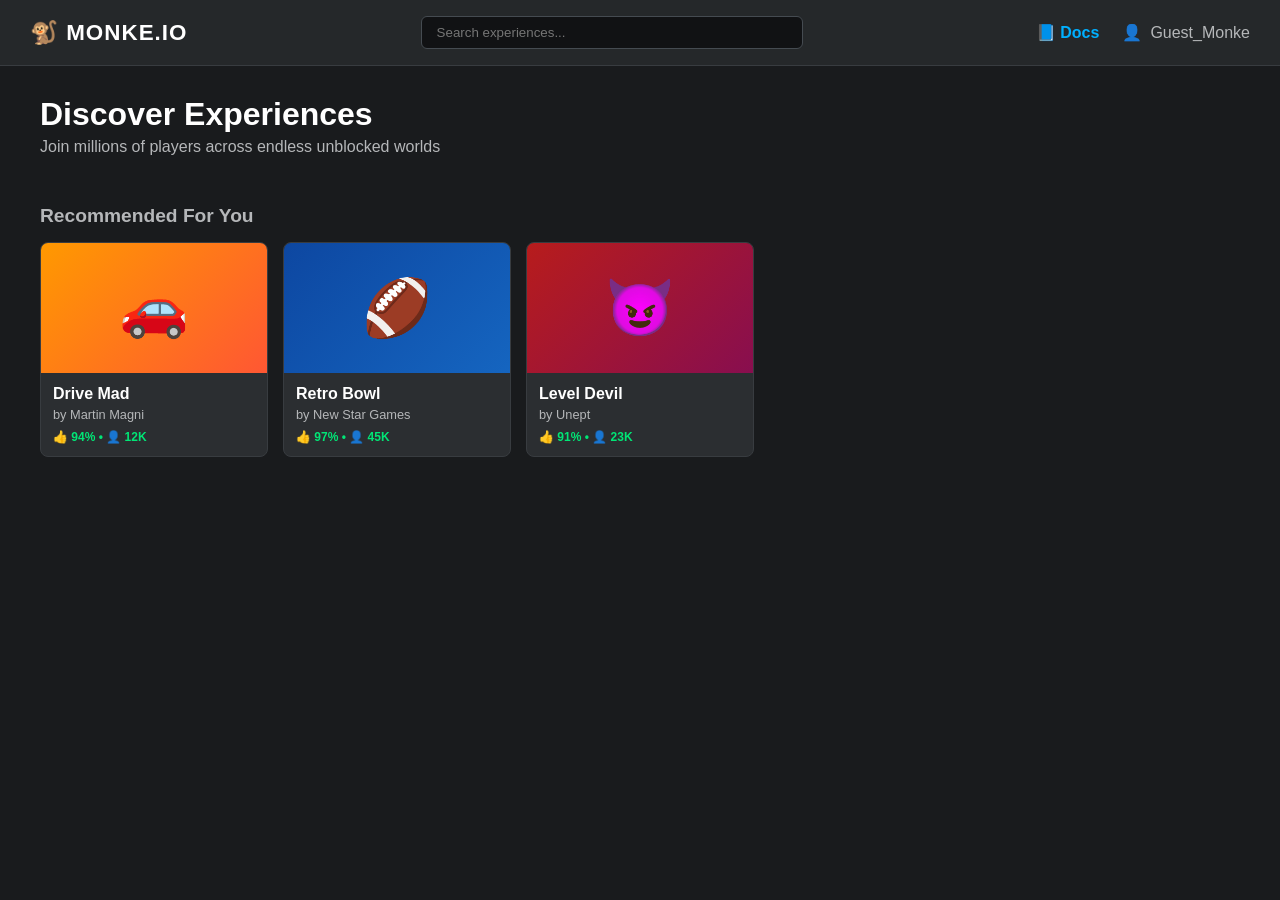
<file: index.html>
<!DOCTYPE html>
<html lang="en">
<head>
    <meta charset="UTF-8">
    <meta name="viewport" content="width=device-width, initial-scale=1.0">
    <title>MONKE PLATFORM - Play & Explore</title>
    <link rel="stylesheet" href="style.css">
</head>
<body>
    <!-- Top Platform Navigation Bar -->
    <nav class="navbar" id="platformNavbar">
        <div class="logo" id="homeLogo" onclick="closeGameFrame()" style="cursor: pointer;">🐒 MONKE.IO</div>
        <div class="search-container">
            <input type="text" id="platformSearch" placeholder="Search experiences...">
        </div>
        <div class="user-status">
            <span id="panicTrigger" onclick="activatePanicButton()" style="color: #00b0ff; cursor: pointer; font-weight: bold; margin-right: 15px;">📘 Docs</span>
            <span class="avatar-icon">👤</span>
            <span class="username">Guest_Monke</span>
        </div>
    </nav>

    <!-- The Live Embedded Game Player Frame -->
    <div id="playerView" style="display: none; padding: 20px 0;">
        <div class="player-header" style="max-width: 1024px; margin: 0 auto 15px auto; width: 95%; display: flex; align-items: center; gap: 20px;">
            <button onclick="closeGameFrame()" class="back-btn">⬅️ Exit Game</button>
            <h2 id="game-title" style="margin: 0; font-size: 1.5rem;">Loading Secure Stream...</h2>
        </div>
        <div id="dynamic-frame-container" style="position: relative; width: 95%; max-width: 1024px; aspect-ratio: 16 / 9; margin: 0 auto; border: 1px solid #383c40; border-radius: 8px; background-color: #000; box-shadow: 0 10px 40px rgba(0,0,0,0.6); overflow: hidden;">
            <!-- Frame builds dynamically on request -->
        </div>
    </div>

    <!-- The Main Dashboard Hub Layout -->
    <div id="hubView">
        <div class="hero-banner">
            <h2>Discover Experiences</h2>
            <p>Join millions of players across endless unblocked worlds</p>
        </div>

        <main class="container">
            <h3 class="section-title">Recommended For You</h3>
            <div class="game-grid" id="arcadeGrid">
                
                <!-- Game Card 1: Drive Mad on stable iframe-friendly CDN mirror -->
                <div class="game-card" onclick="forceUnblockedEmbed('Drive Mad', 'https://unpkg.com')" data-title="drive mad official truck" style="cursor: pointer;">
                    <div class="thumbnail" style="background: linear-gradient(135deg, #ff9900, #ff5733);">
                        <span class="emoji-art">🚗</span>
                    </div>
                    <div class="card-info">
                        <h4>Drive Mad</h4>
                        <p class="creator">by Martin Magni</p>
                        <div class="stats">👍 94% • 👤 12K</div>
                    </div>
                </div>

                <!-- Game Card 2: Retro Bowl on stable iframe-friendly CDN mirror -->
                <div class="game-card" onclick="forceUnblockedEmbed('Retro Bowl', 'https://unpkg.com')" data-title="retro bowl football gridiron" style="cursor: pointer;">
                    <div class="thumbnail" style="background: linear-gradient(135deg, #0d47a1, #1565c0);">
                        <span class="emoji-art">🏈</span>
                    </div>
                    <div class="card-info">
                        <h4>Retro Bowl</h4>
                        <p class="creator">by New Star Games</p>
                        <div class="stats">👍 97% • 👤 45K</div>
                    </div>
                </div>

                <!-- Game Card 3: Level Devil on stable iframe-friendly CDN mirror -->
                <div class="game-card" onclick="forceUnblockedEmbed('Level Devil', 'https://unpkg.com')" data-title="level devil troll platformer raging" style="cursor: pointer;">
                    <div class="thumbnail" style="background: linear-gradient(135deg, #b71c1c, #880e4f);">
                        <span class="emoji-art">😈</span>
                    </div>
                    <div class="card-info">
                        <h4>Level Devil</h4>
                        <p class="creator">by Unept</p>
                        <div class="stats">👍 91% • 👤 23K</div>
                    </div>
                </div>

            </div>
        </main>
    </div>

    <!-- FAKE GOOGLE DOCS PANIC COVER LAYER -->
    <div id="panicScreen" style="display: none; position: fixed; top: 0; left: 0; width: 100vw; height: 100vh; background-color: #f8f9fa; color: #000; font-family: 'Arial', sans-serif; z-index: 9999; padding: 40px; box-sizing: border-box; overflow-y: auto;">
        <div style="max-width: 800px; margin: 0 auto; background: white; padding: 50px; border: 1px solid #dadce0; box-shadow: 0 1px 3px rgba(0,0,0,0.1); border-radius: 4px; min-height: 80vh; text-align: left;">
            <p style="color: #5f6368; font-size: 0.85rem; margin-bottom: 20px;">Saved to Drive • Reading Mode Enabled</p>
            <h1 style="font-size: 2.2rem; font-weight: normal; margin-bottom: 10px; color: #202124;">Unit 4: Historical Essay Assignment Blueprint</h1>
            <div style="width: 100%; height: 1px; background-color: #dadce0; margin: 20px 0;"></div>
            <h3 style="color: #1a73e8; font-weight: normal; margin-top: 25px;">Instructions & Grading Criteria</h3>
            <p style="line-height: 1.6; color: #3c4043;">Please analyze the primary resource notes compiled over the last session. Your synthesis should highlight structural trends and socioeconomic consequences.</p>
        </div>
        <button onclick="deactivatePanicButton()" style="position: fixed; bottom: 10px; right: 10px; background: transparent; border: none; color: #dadce0; cursor: pointer; font-size: 0.75rem;">Exit View</button>
    </div>

    <script>
        const hubView = document.getElementById('hubView');
        const playerView = document.getElementById('playerView');
        const gameTitle = document.getElementById('game-title');
        const container = document.getElementById('dynamic-frame-container');
        const panicScreen = document.getElementById('panicScreen');

        function forceUnblockedEmbed(name, targetUrl) {
            hubView.style.display = 'none';
            playerView.style.display = 'block';
            gameTitle.innerText = "Playing: " + name;
            
            container.innerHTML = `
                <iframe 
                    src="${targetUrl}" 
                    style="width:100%; height:100%; border:none;" 
                    allowfullscreen
                    allow="autoplay; gamepad; keyboard"
                    sandbox="allow-scripts allow-same-origin allow-pointer-lock"
                    scrolling="no">
                </iframe>`;
        }

        function closeGameFrame() {
            container.innerHTML = ''; 
            playerView.style.display = 'none';
            hubView.style.display = 'block';
        }

        function activatePanicButton() {
            closeGameFrame();
            panicScreen.style.display = 'block';
            document.title = "Google Docs - Working Assignment Document";
        }

        function deactivatePanicButton() {
            panicScreen.style.display = 'none';
            document.title = "MONKE PLATFORM - Play & Explore";
        }

        window.addEventListener('keydown', function(e) {
            if (e.key === 'Escape') activatePanicButton();
        });

        const searchBox = document.getElementById('platformSearch');
        searchBox.addEventListener('input', (e) => {
            const query = e.target.value.toLowerCase();
            document.querySelectorAll('.game-card').forEach(card => {
                const title = card.getAttribute('data-title');
                card.style.display = title.includes(query) ? 'block' : 'none';
            });
        });
    </script>
</body>
</html>
</file>
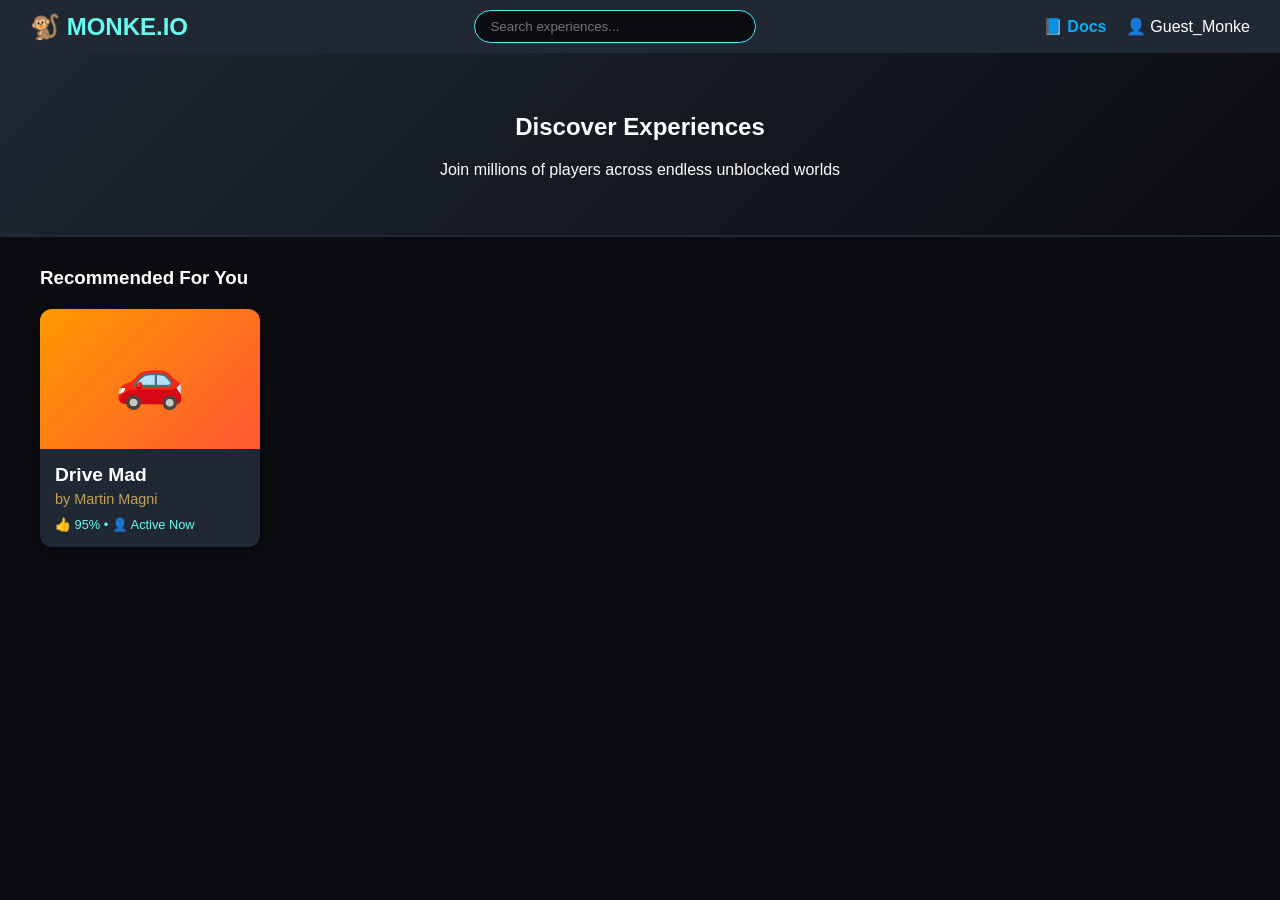
<file: drive-mad/index.html>
<!DOCTYPE html>
<html lang="en">
<head>
    <meta charset="UTF-8">
    <meta name="viewport" content="width=device-width, initial-scale=1.0">
    <title>MONKE PLATFORM - Play & Explore</title>
    <style>
        /* Base Platform Theme Styling */
        body { margin: 0; background-color: #0b0c10; color: #fff; font-family: 'Segoe UI', Arial, sans-serif; overflow-x: hidden; }
        .navbar { display: flex; justify-content: space-between; align-items: center; background-color: #1f2833; padding: 10px 30px; box-shadow: 0 4px 15px rgba(0,0,0,0.4); }
        .logo { font-size: 1.5rem; font-weight: bold; color: #66fcf1; }
        .search-container input { background-color: #0b0c10; border: 1px solid #45f3ff; padding: 8px 15px; border-radius: 20px; color: #fff; width: 250px; outline: none; }
        .hero-banner { background: linear-gradient(135deg, #1f2833, #0b0c10); text-align: center; padding: 40px 20px; border-bottom: 2px solid #1f2833; }
        .container { max-width: 1200px; margin: 30px auto; padding: 0 20px; }
        .game-grid { display: grid; grid-template-columns: repeat(auto-fill, minmax(220px, 1fr)); gap: 25px; margin-top: 20px; }
        .game-card { background-color: #1f2833; border-radius: 12px; overflow: hidden; box-shadow: 0 5px 15px rgba(0,0,0,0.3); transition: transform 0.2s; }
        .game-card:hover { transform: translateY(-5px); }
        .thumbnail { height: 140px; display: flex; justify-content: center; align-items: center; font-size: 3.5rem; }
        .card-info { padding: 15px; }
        .card-info h4 { margin: 0 0 5px 0; font-size: 1.2rem; }
        .card-info p { margin: 0; color: #c5a059; font-size: 0.9rem; }
        .stats { margin-top: 10px; font-size: 0.8rem; color: #66fcf1; }
        
        /* Full-Screen Arcade Panel Engine Layout */
        .player-header { display: flex; align-items: center; justify-content: space-between; max-width: 900px; margin: 20px auto 10px auto; width: 95%; }
        .back-btn { background-color: #ff3333; color: white; border: none; padding: 8px 18px; font-weight: bold; border-radius: 6px; cursor: pointer; }
        .frame-wrapper { position: relative; width: 95%; max-width: 900px; aspect-ratio: 16 / 9; margin: 0 auto; border: 2px solid #45f3ff; border-radius: 10px; background-color: #000; overflow: hidden; display: flex; justify-content: center; align-items: center; }
        canvas { background: #87CEEB; width: 100%; height: 100%; display: block; }
    </style>
</head>
<body>
    <!-- Top Platform Navigation Bar -->
    <nav class="navbar">
        <div class="logo" id="homeLogo" onclick="closeGameFrame()" style="cursor: pointer;">🐒 MONKE.IO</div>
        <div class="search-container">
            <input type="text" id="platformSearch" placeholder="Search experiences...">
        </div>
        <div class="user-status">
            <span id="panicTrigger" onclick="activatePanicButton()" style="color: #00b0ff; cursor: pointer; font-weight: bold; margin-right: 15px;">📘 Docs</span>
            <span class="avatar-icon">👤 Guest_Monke</span>
        </div>
    </nav>

    <!-- The Live Embedded Game Player Frame -->
    <div id="playerView" style="display: none;">
        <div class="player-header">
            <button onclick="closeGameFrame()" class="back-btn">⬅️ Exit Game</button>
            <h2 id="game-title" style="margin: 0; font-size: 1.4rem;">Playing: Drive Mad (Native)</h2>
        </div>
        <div class="frame-wrapper">
            <!-- Native 3D Ray-Projector Canvas Engine -->
            <canvas id="obbyCanvas" width="800" height="450"></canvas>
        </div>
        <p style="text-align: center; color: #b5b7b9; margin-top: 10px;">Controls: Use W/S or UP/DOWN to drive, A/D or LEFT/RIGHT to lean and steer!</p>
    </div>

    <!-- The Main Dashboard Hub Layout -->
    <div id="hubView">
        <div class="hero-banner">
            <h2>Discover Experiences</h2>
            <p>Join millions of players across endless unblocked worlds</p>
        </div>
        <main class="container">
            <h3 class="section-title">Recommended For You</h3>
            <div class="game-grid" id="arcadeGrid">
                <div class="game-card" onclick="launchInternalGame()" style="cursor: pointer;">
                    <div class="thumbnail" style="background: linear-gradient(135deg, #ff9900, #ff5733);">🚗</div>
                    <div class="card-info">
                        <h4>Drive Mad</h4>
                        <p class="creator">by Martin Magni</p>
                        <div class="stats">👍 95% • 👤 Active Now</div>
                    </div>
                </div>
            </div>
        </main>
    </div>

    <!-- FAKE GOOGLE DOCS PANIC COVER LAYER -->
    <div id="panicScreen" style="display: none; position: fixed; top: 0; left: 0; width: 100vw; height: 100vh; background-color: #f8f9fa; color: #000; font-family: 'Arial', sans-serif; z-index: 9999; padding: 40px; box-sizing: border-box; overflow-y: auto;">
        <div style="max-width: 800px; margin: 0 auto; background: white; padding: 50px; border: 1px solid #dadce0; box-shadow: 0 1px 3px rgba(0,0,0,0.1); min-height: 80vh;">
            <p style="color: #5f6368; font-size: 0.85rem;">Saved to Drive • Reading Mode Enabled</p>
            <h1 style="font-size: 2.2rem; font-weight: normal; margin-top: 10px;">Unit 4: Historical Essay Assignment Blueprint</h1>
            <div style="width: 100%; height: 1px; background-color: #dadce0; margin: 20px 0;"></div>
            <p style="line-height: 1.6; color: #3c4043;">Please analyze the primary resource notes compiled over the last session. Your synthesis should highlight structural trends and socioeconomic consequences.</p>
        </div>
        <button onclick="deactivatePanicButton()" style="position: fixed; bottom: 10px; right: 10px; background: transparent; border: none; color: #dadce0; cursor: pointer;">Exit View</button>
    </div>

    <script>
        const hubView = document.getElementById('hubView');
        const playerView = document.getElementById('playerView');
        const panicScreen = document.getElementById('panicScreen');
        const canvas = document.getElementById('obbyCanvas');
        const ctx = canvas.getContext('2d');

        let animationId, gameActive, pX, pY, pZ, pSpeed, pYSpeed, pTilt, trackSegments, finishZ;
        let currentLevel = 1;
        let keys = { w: false, a: false, s: false, d: false, ArrowUp: false, ArrowDown: false, ArrowLeft: false, ArrowRight: false };

        function launchInternalGame() {
            hubView.style.display = 'none';
            playerView.style.display = 'block';
            setupLevel(currentLevel);
        }

        function setupLevel(level) {
            gameActive = true; pX = pY = pZ = pSpeed = pYSpeed = pTilt = 0; finishZ = 600;
            trackSegments = [];
            
            for (let z = 0; z <= finishZ + 40; z += 10) {
                let type = 'road';
                if (z === 100 || z === 260 || z === 400) type = 'ramp';
                if ((z > 110 && z < 140) || (z > 270 && z < 310)) type = 'pit';
                if (z === 180 || z === 350) type = 'block';
                trackSegments.push({ z: z, type: type });
            }

            window.addEventListener('keydown', handleKeyDown);
            window.addEventListener('keyup', handleKeyUp);
            gameLoop();
        }

        function handleKeyDown(e) { if (e.key in keys) keys[e.key] = true; if (e.key === 'Escape') activatePanicButton(); }
        function handleKeyUp(e) { if (e.key in keys) keys[e.key] = false; }

        function render3DBlock(x, yOffset, z, width, height, color, type = 'road') {
            let relativeZ = z - pZ; if (relativeZ <= -15) return;
            let targetZ = relativeZ + 12; if (targetZ <= 1) return;
            let scale = 350 / targetZ;
            let screenX = (canvas.width / 2) + (x - pX) * scale;
            let screenY = (canvas.height / 2) + (3.5 + yOffset - pY) * scale;
            let w = width * scale, h = height * scale;

            if (type === 'pit') return;
            if (type === 'ramp') {
                ctx.fillStyle = '#ff5722'; ctx.beginPath(); ctx.moveTo(screenX - w/2, screenY);
                ctx.lineTo(screenX + w/2, screenY); ctx.lineTo(screenX, screenY - h * 2.5);
                ctx.closePath(); ctx.fill(); return;
            }
            ctx.fillStyle = color; ctx.fillRect(screenX - w / 2, screenY - h, w, h);
            ctx.strokeStyle = 'rgba(0,0,0,0.15)'; ctx.strokeRect(screenX - w / 2, screenY - h, w, h);
        }

        function gameLoop() {
            if (!gameActive) return;
            animationId = requestAnimationFrame(gameLoop);

            if (keys.w || keys.ArrowUp) pSpeed += 0.22;
            if (keys.s || keys.ArrowDown) pSpeed -= 0.15;
            if (keys.a || keys.ArrowLeft) pTilt -= 0.03;
            if (keys.d || keys.ArrowRight) pTilt += 0.03;
            
            pSpeed *= 0.94; pZ += pSpeed;
            pTilt *= 0.85; 

            let seg = trackSegments[Math.floor(pZ / 10)] || { type: 'road' };
            
            if (pY > 0 || seg.type === 'pit') {
                pYSpeed -= 0.12; pY += pYSpeed;
                if (pY < 0 && seg.type !== 'pit') { pY = 0; pYSpeed = 0; }
                if (pY < -12) { gameActive = false; renderOverlay('WASTED! 💥', 'Fell into the stunt gap!'); return; }
            }
            if (seg.type === 'ramp' && pY <= 0) { pYSpeed = 2.8 + (pSpeed * 0.35); pY += pYSpeed; }
            if (seg.type === 'block' && Math.abs(pY) < 2) { gameActive = false; renderOverlay('CRASHED! 💥', 'Hit a concrete barrier box!'); return; }
            if (Math.abs(pTilt) > 0.6) { gameActive = false; renderOverlay('FLIPPED! 🔄', 'Truck flipped upside down!'); return; }

            ctx.fillStyle = '#87CEEB'; ctx.fillRect(0, 0, canvas.width, canvas.height);
trackSegments.forEach(s => { if (s.z - pZ <= 240 && s.z - pZ >= -40) render3DBlock(0, 0, s.z, 16, 0.4, '#3e4144', s.type); });
trackSegments.forEach(s => { if (s.type === 'block' && s.z - pZ <= 240 && s.z - pZ >= -40) render3DBlock(0, -0.4, s.z, 4, 4, '#ff3333'); });
render3DBlock(0, -0.1, finishZ, 16, 0.6, '#00ff66');
let scale = 350 / 12, tX = canvas.width / 2, tY = (canvas.height / 2) + 3.9 * scale;
ctx.save(); ctx.translate(tX, tY - 20); ctx.rotate(pTilt); ctx.translate(-tX, -(tY - 20));
ctx.fillStyle = '#ffcc00'; ctx.fillRect(tX - 25, tY - 45, 50, 25);
ctx.fillStyle = '#111111'; ctx.fillRect(tX - 18, tY - 65, 36, 20);
ctx.fillStyle = '#1e1e1e'; ctx.fillRect(tX - 34, tY - 25, 12, 26); ctx.fillRect(tX + 22, tY - 25, 12, 26);
ctx.restore();
if (pZ >= finishZ) {
gameActive = false; currentLevel++;
renderOverlay('LEVEL PASSED! 🎉', 'Advancing to Level ' + currentLevel + '...');
setTimeout(() => { setupLevel(currentLevel); }, 2000);
return;
}
ctx.fillStyle = '#ffffff'; ctx.font = 'bold 15px monospace';
ctx.fillText('STAGE   : Level ' + currentLevel, 35, 40);
ctx.fillText('VELOCITY: ' + Math.floor(Math.abs(pSpeed) * 40) + ' MPH', 35, 65);
}
function renderOverlay(title, msg) {
ctx.fillStyle = 'rgba(15, 17, 19, 0.9)'; ctx.fillRect(0, 0, canvas.width, canvas.height);
ctx.fillStyle = '#ffcc00'; ctx.font = 'bold 40px Arial'; ctx.textAlign = 'center'; ctx.fillText(title, canvas.width/2, canvas.height/2 - 20);
ctx.fillStyle = '#fff'; ctx.font = '18px Arial'; ctx.fillText(msg, canvas.width/2, canvas.height/2 + 20);
ctx.textAlign = 'left';
}
function closeGameFrame() { gameActive = false; cancelAnimationFrame(animationId); window.removeEventListener('keydown', handleKeyDown); window.removeEventListener('keyup', handleKeyUp); playerView.style.display = 'none'; hubView.style.display = 'block'; }
function activatePanicButton() { closeGameFrame(); panicScreen.style.display = 'block'; document.title = 'Google Docs - Working Assignment Document'; }
function deactivatePanicButton() { panicScreen.style.display = 'none'; document.title = 'MONKE PLATFORM - Play & Explore'; }
const searchBox = document.getElementById('platformSearch');
searchBox.addEventListener('input', (e) => {
const query = e.target.value.toLowerCase();
document.querySelectorAll('.game-card').forEach(card => {
card.style.display = card.innerText.toLowerCase().includes(query) ? 'block' : 'none';
});
});
</file>
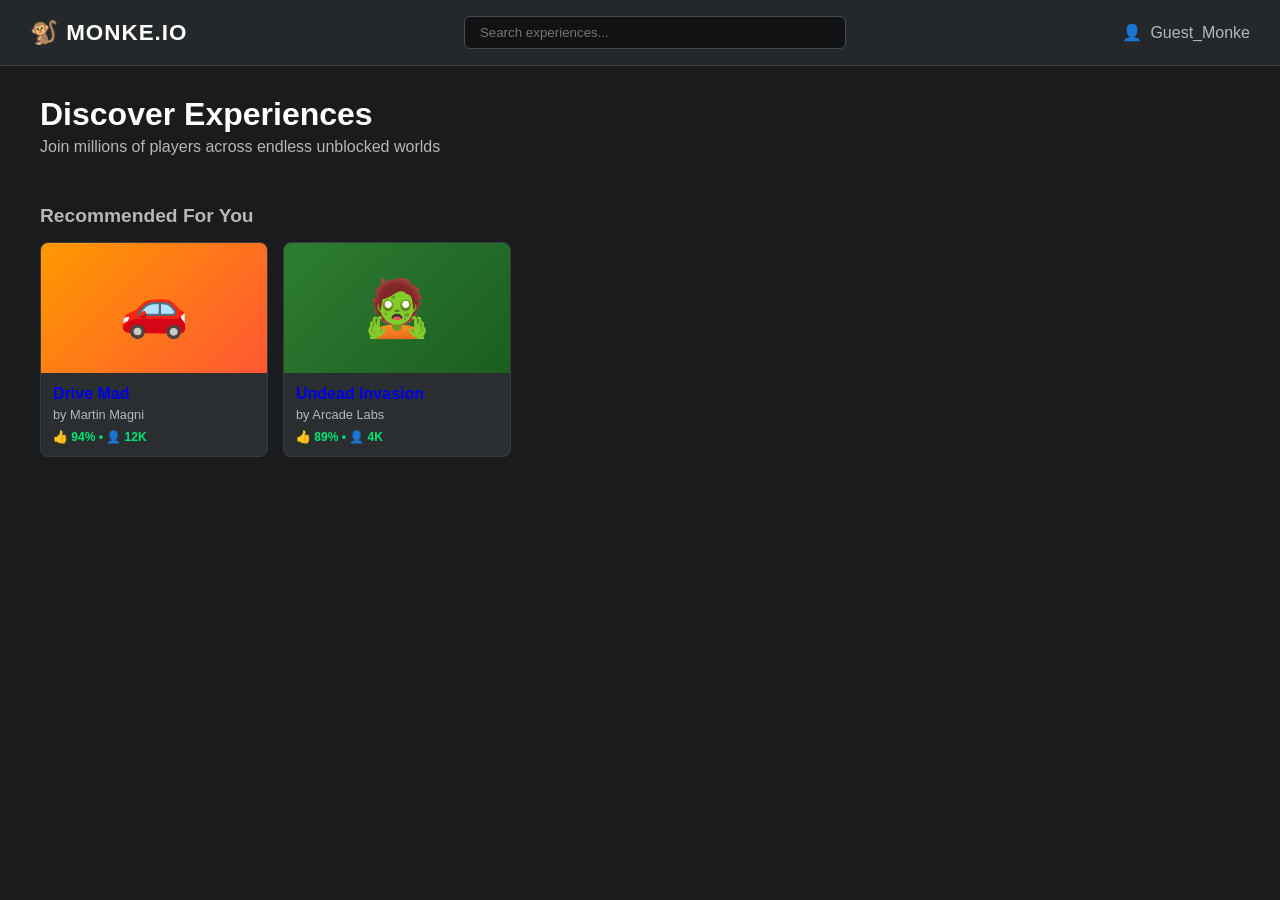
<file: arcade.html>
<!DOCTYPE html>
<html lang="en">
<head>
    <meta charset="UTF-8">
    <meta name="viewport" content="width=device-width, initial-scale=1.0">
    <title>MONKE PLATFORM - Play & Explore</title>
    <link rel="stylesheet" href="style.css">
</head>
<body>
    <!-- Top Platform Navigation Bar -->
    <nav class="navbar">
        <div class="logo" onclick="location.reload()" style="cursor: pointer;">🐒 MONKE.IO</div>
        <div class="search-container">
            <input type="text" id="platformSearch" placeholder="Search experiences...">
        </div>
        <div class="user-status">
            <span class="avatar-icon">👤</span>
            <span class="username">Guest_Monke</span>
        </div>
    </nav>

    <!-- The Main Hub (Dashboard Grid) -->
    <div id="hubView">
        <div class="hero-banner">
            <h2>Discover Experiences</h2>
            <p>Join millions of players across endless unblocked worlds</p>
        </div>

        <main class="container">
            <h3 class="section-title">Recommended For You</h3>
            <div class="game-grid" id="arcadeGrid">
                
                <!-- Game Card 1: Open Drive Mad Directly in a New Tab -->
                <a href="https://github.io" target="_blank" class="game-card" data-title="drive mad" style="text-decoration: none; display: block;">
                    <div class="thumbnail" style="background: linear-gradient(135deg, #ff9900, #ff5733);">
                        <span class="emoji-art">🚗</span>
                    </div>
                    <div class="card-info">
                        <h4>Drive Mad</h4>
                        <p class="creator">by Martin Magni</p>
                        <div class="stats">👍 94% • 👤 12K</div>
                    </div>
                </a>

                <!-- Game Card 2: Open Undead Invasion Directly in a New Tab -->
                <a href="https://github.io" target="_blank" class="game-card" data-title="undead invasion" style="text-decoration: none; display: block;">
                    <div class="thumbnail" style="background: linear-gradient(135deg, #2e7d32, #1b5e20);">
                        <span class="emoji-art">🧟</span>
                    </div>
                    <div class="card-info">
                        <h4>Undead Invasion</h4>
                        <p class="creator">by Arcade Labs</p>
                        <div class="stats">👍 89% • 👤 4K</div>
                    </div>
                </a>

            </div>
        </main>
    </div>

    <!-- Script for Live Search Filtering -->
    <script>
        const searchInput = document.getElementById('platformSearch');
        const cards = document.querySelectorAll('.game-card');

        searchInput.addEventListener('input', (e) => {
            const query = e.target.value.toLowerCase();
            cards.forEach(card => {
                const title = card.getAttribute('data-title');
                card.style.display = title.includes(query) ? 'block' : 'none';
            });
        });
    </script>
</body>
</html>
</file>
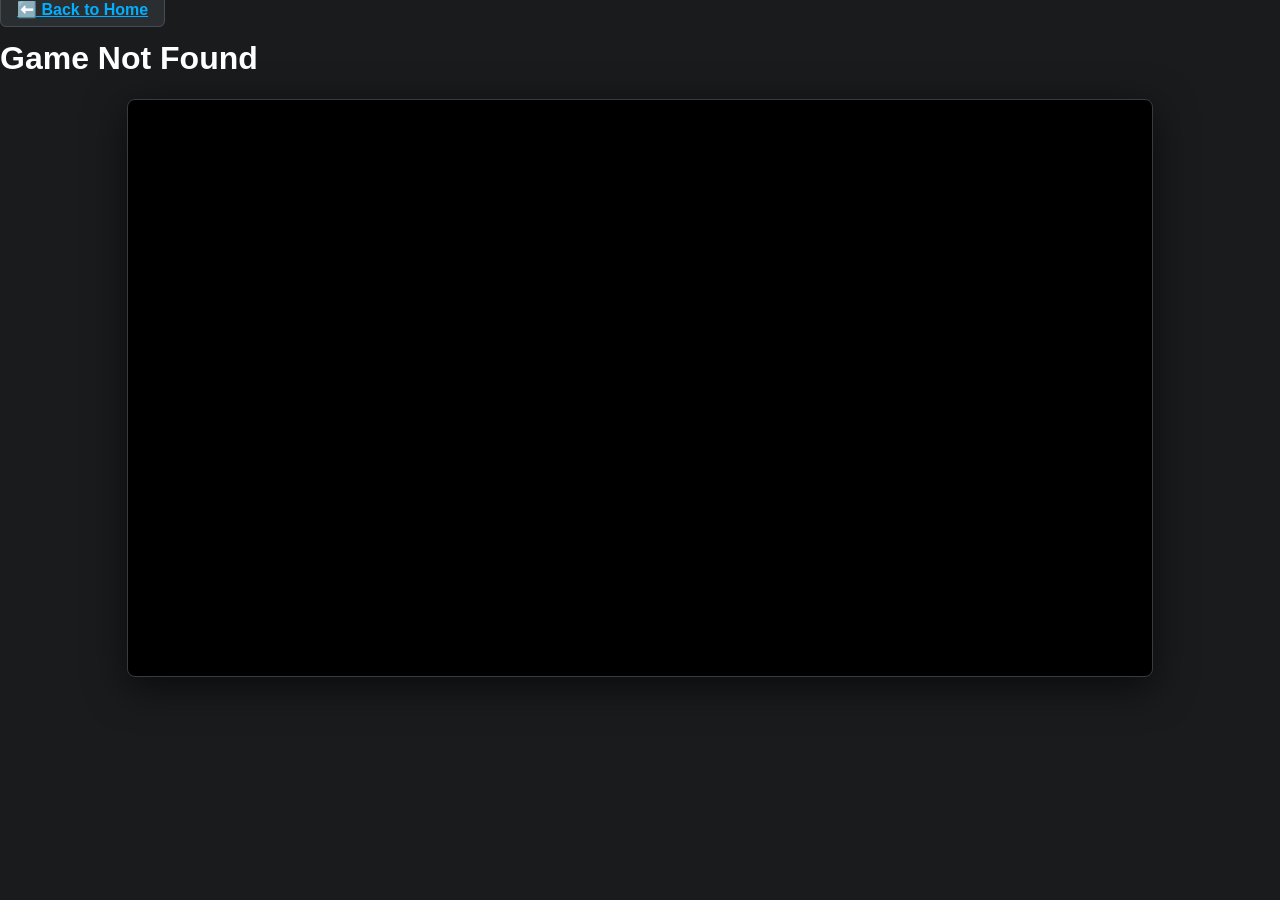
<file: play.html>
<!DOCTYPE html>
<html lang="en">
<head>
    <meta charset="UTF-8">
    <meta name="viewport" content="width=device-width, initial-scale=1.0">
    <title>Playing... - Arcade Portal</title>
    <link rel="stylesheet" href="style.css">
</head>
<body>
    <header>
        <a href="index.html" class="back-btn">⬅️ Back to Home</a>
        <h1 id="game-title">Loading Game...</h1>
    </header>

    <div class="frame-wrapper">
        <iframe 
            id="arcade-stream" 
            src="" 
            allowfullscreen
            allow="autoplay; gamepad; keyboard"
            scrolling="no">
        </iframe>
    </div>

    <script>
        // Directly loaded bypass configurations 
        const gameLibrary = {
            "drive-mad": {
                title: "Drive Mad",
                url: "https://ubg77.github.io/game131022/drive-mad/" 
            },
            "undead-invasion": {
                title: "Undead Invasion",
                url: "https://github.io" 
            },
            "puzzle": {
                title: "Retro Puzzle Arena",
                url: "./puzzle-game/index.html" 
            }
        };

        const urlParams = new URLSearchParams(window.location.search);
        const gameKey = urlParams.get('game');

        if (gameLibrary[gameKey]) {
            document.getElementById('game-title').innerText = gameLibrary[gameKey].title;
            document.getElementById('arcade-stream').src = gameLibrary[gameKey].url;
        } else {
            document.getElementById('game-title').innerText = "Game Not Found";
        }
    </script>
</body>
</html>
</file>
<file: style.css>
:root {
    --bg-color: #191b1d;
    --nav-color: #25282a;
    --card-color: #2b2e31;
    --text-primary: #ffffff;
    --text-secondary: #b5b7b9;
    --accent-color: #00b0ff;
}

body {
    margin: 0;
    padding: 0;
    background-color: var(--bg-color);
    color: var(--text-primary);
    font-family: 'Segoe UI', Arial, sans-serif;
    user-select: none;
}

/* Navbar Container Elements */
.navbar {
    display: flex;
    justify-content: space-between;
    align-items: center;
    background-color: var(--nav-color);
    padding: 10px 30px;
    height: 45px;
    border-bottom: 1px solid #383c40;
}

.logo {
    font-weight: 800;
    font-size: 1.4rem;
    letter-spacing: 1px;
    color: var(--text-primary);
}

.search-container input {
    width: 350px;
    padding: 8px 15px;
    background-color: #111214;
    border: 1px solid #454b51;
    border-radius: 6px;
    color: white;
    outline: none;
}

.user-status {
    display: flex;
    align-items: center;
    gap: 8px;
    color: var(--text-secondary);
}

/* Main Display Framing */
.hero-banner {
    padding: 30px;
    max-width: 1200px;
    margin: 0 auto;
}

.hero-banner h2 {
    margin: 0 0 5px 0;
    font-size: 2rem;
}

.hero-banner p {
    margin: 0;
    color: var(--text-secondary);
}

.container {
    max-width: 1200px;
    margin: 0 auto;
    padding: 0 30px;
}

.section-title {
    font-size: 1.2rem;
    margin-bottom: 15px;
    color: var(--text-secondary);
}

/* Response Adaptive App Grid */
.game-grid {
    display: grid;
    grid-template-columns: repeat(auto-fill, minmax(210px, 1fr));
    gap: 15px;
}

.game-card {
    background-color: var(--card-color);
    border-radius: 8px;
    overflow: hidden;
    cursor: pointer;
    transition: transform 0.15s ease, box-shadow 0.15s ease;
    border: 1px solid #383c40;
}

.game-card:hover {
    transform: translateY(-4px);
    box-shadow: 0 8px 20px rgba(0,0,0,0.5);
    border-color: #555;
}

.thumbnail {
    height: 130px;
    display: flex;
    align-items: center;
    justify-content: center;
}

.emoji-art {
    font-size: 3.5rem;
}

.card-info {
    padding: 12px;
}

.card-info h4 {
    margin: 0 0 4px 0;
    font-size: 1rem;
}

.creator {
    margin: 0 0 8px 0;
    font-size: 0.8rem;
    color: var(--text-secondary);
}

.stats {
    font-size: 0.75rem;
    font-weight: bold;
    color: #00e676;
}

/* Play View Workspace Containers */
.player-header {
    max-width: 1024px;
    margin: 20px auto 0 auto;
    width: 95%;
    display: flex;
    align-items: center;
    gap: 20px;
}

.player-header h1 {
    margin: 0;
    font-size: 1.5rem;
}

.back-btn {
    background-color: var(--card-color);
    border: 1px solid #454b51;
    color: var(--accent-color);
    padding: 8px 16px;
    border-radius: 6px;
    cursor: pointer;
    font-weight: bold;
}

.back-btn:hover {
    background-color: #333639;
}

.frame-wrapper {
    position: relative;
    width: 95%;
    max-width: 1024px;
    aspect-ratio: 16 / 9;
    margin: 15px auto;
    border: 1px solid #383c40;
    border-radius: 8px;
    background-color: #000;
    box-shadow: 0 10px 40px rgba(0,0,0,0.6);
    overflow: hidden;
}

iframe {
    width: 100%;
    height: 100%;
    border: none;
}
</file>
